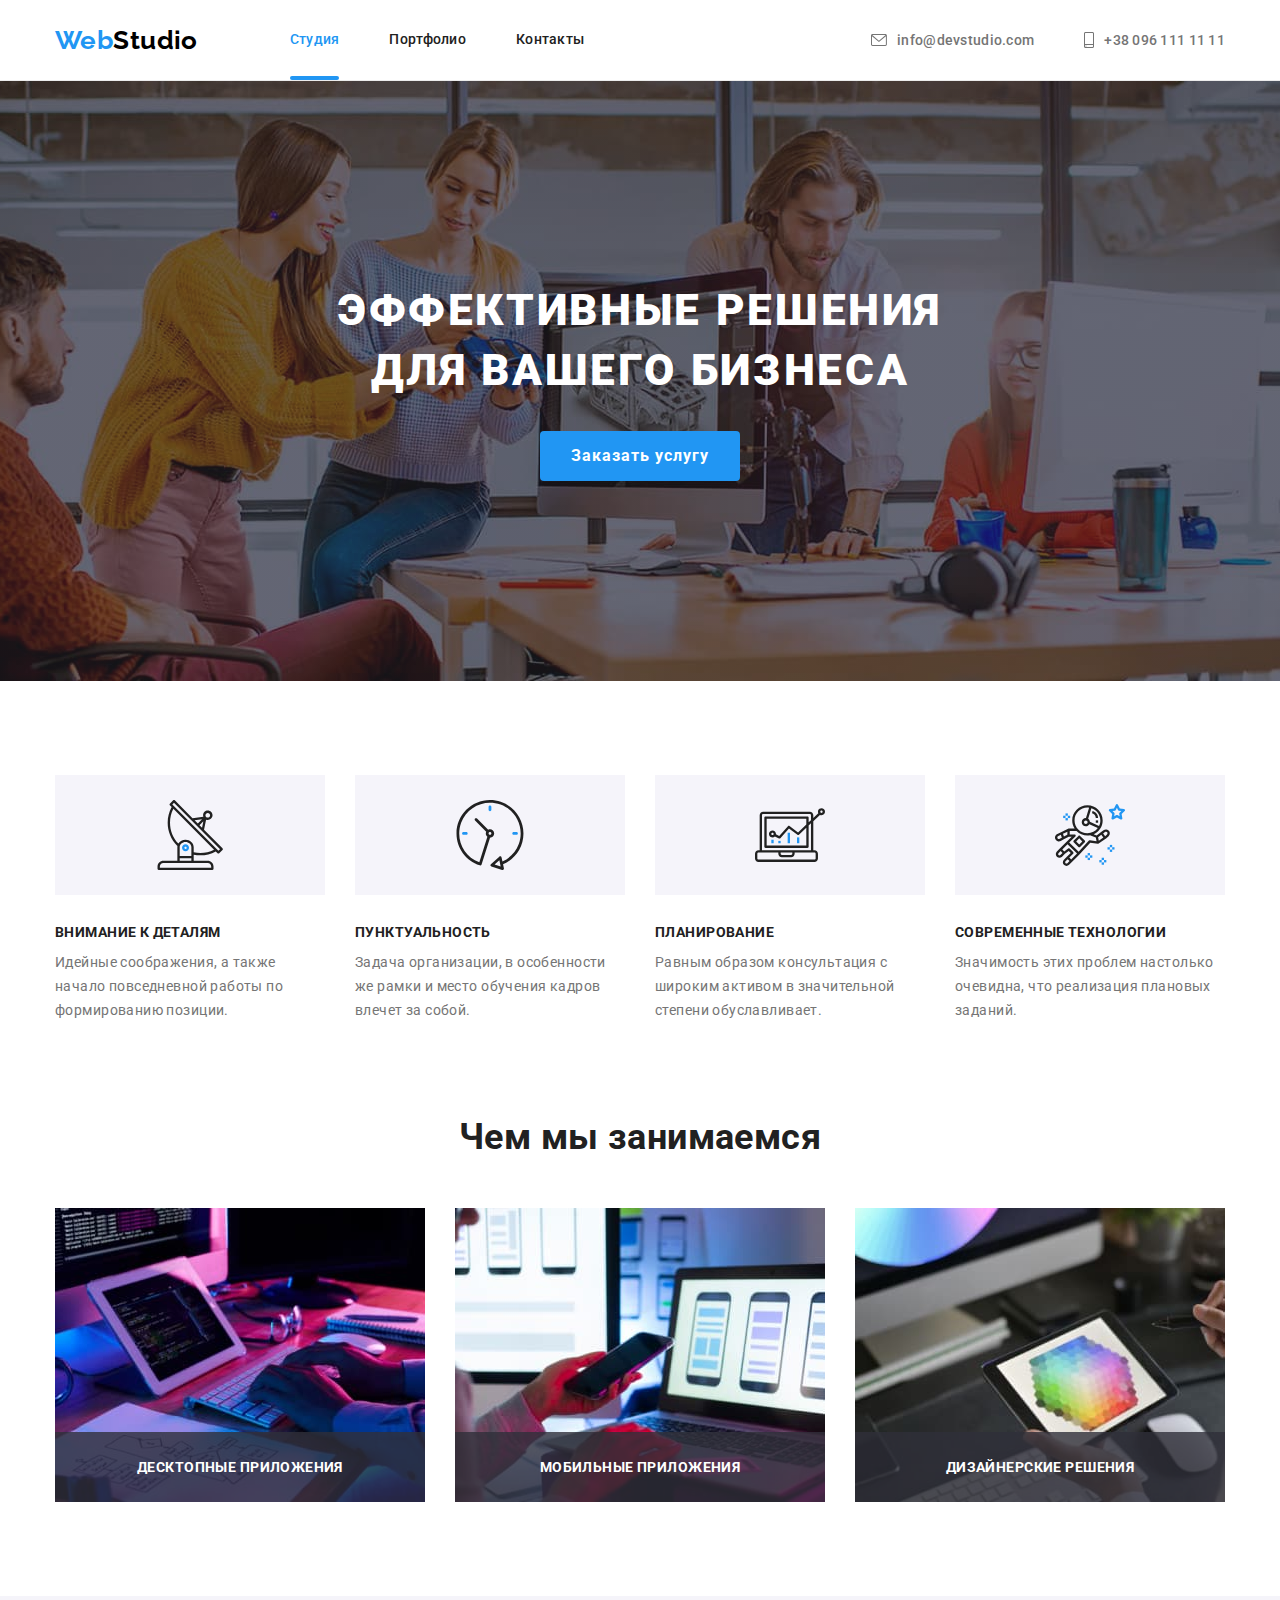
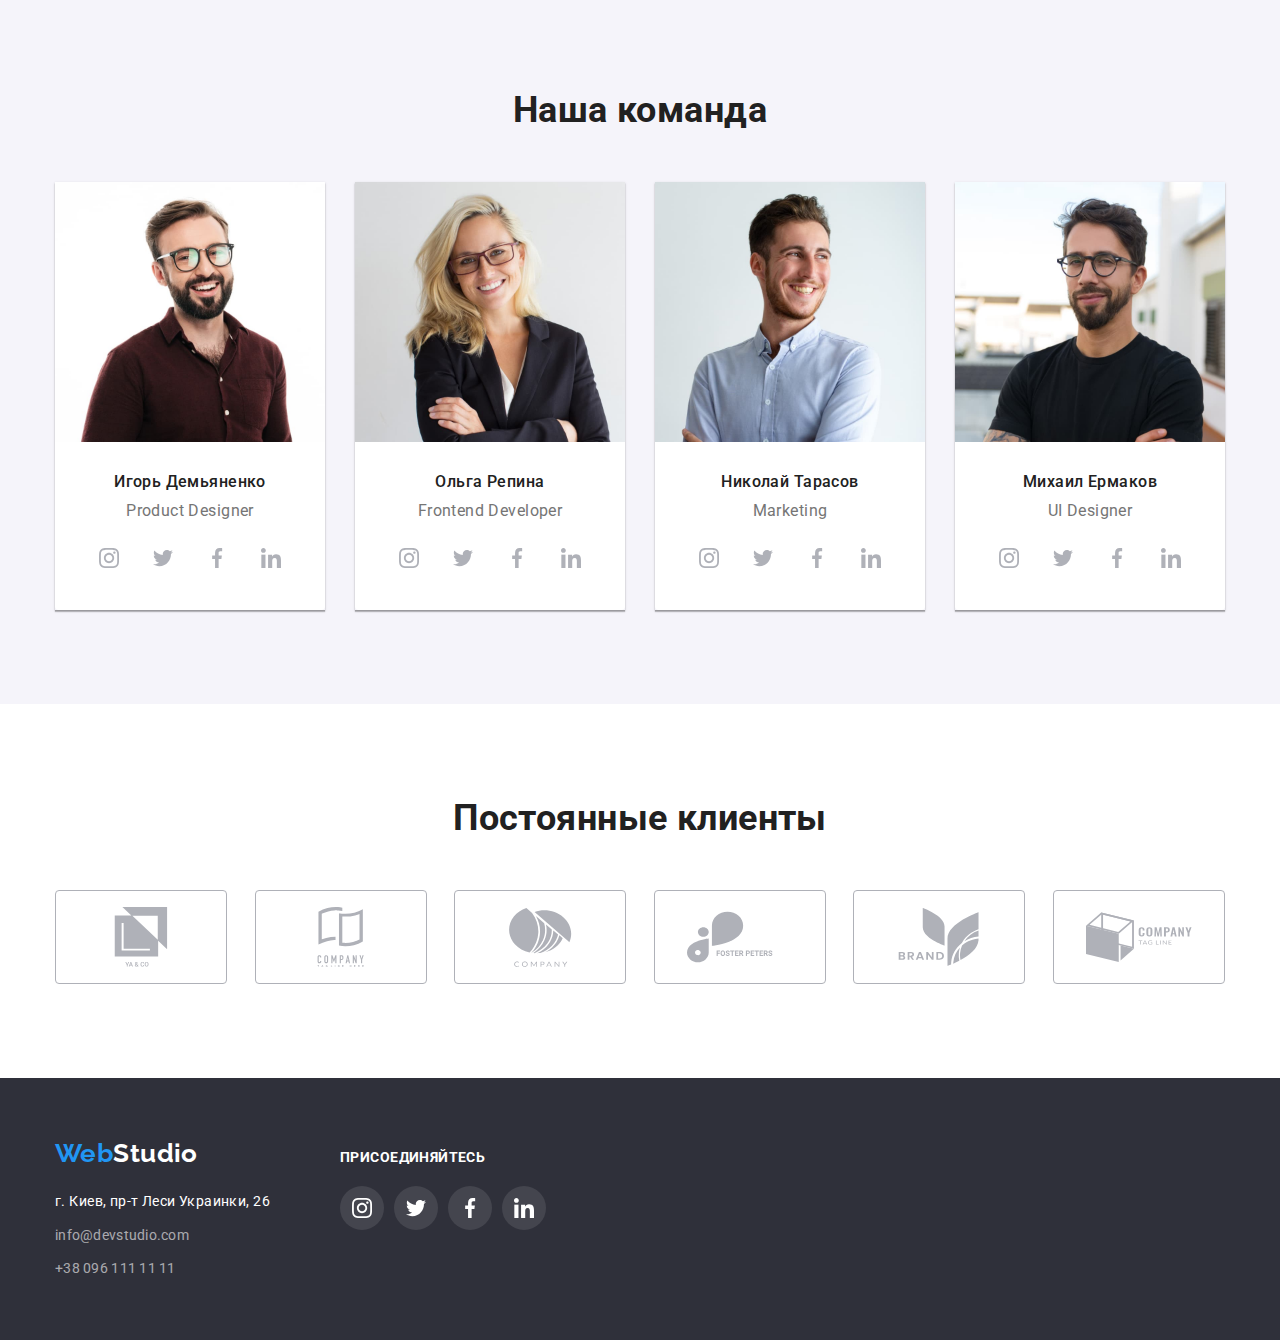
<file: index.html>
<!DOCTYPE html>
<html lang="ru">
<head>
    <meta charset="UTF-8">
    <meta http-equiv="X-UA-Compatible" content="IE=edge">
    <meta name="viewport" content="width=device-width, initial-scale=1.0">
    <link rel="preconnect" href="https://fonts.googleapis.com">
    <link rel="preconnect" href="https://fonts.gstatic.com" crossorigin>
    <link href="https://fonts.googleapis.com/css2?family=Raleway:wght@700&family=Roboto:wght@400;500;700;900&display=swap"
          rel="stylesheet">
    <link rel="stylesheet" href="https://cdnjs.cloudflare.com/ajax/libs/modern-normalize/1.1.0/modern-normalize.min.css">
    <link rel="stylesheet" href="./css/styles.css">
    <title>Web Studio</title>
</head>
<body>
    <!-- Шапка сайта-->
    <header class="header">
        <div class="container header-flex">
            <nav class="main-navigation">
                <a class="top-logo link" lang="en" href="/">
                    <span class="logo-part">Web</span>Studio
                </a>
                <ul class="nav-menu list">
                    <li class="nav-list-item"><a class="link active" href="./index.html">Студия</a></li>
                    <li class="nav-list-item"><a class="link" href="./portfolio.html">Портфолио</a></li>
                    <li class="nav-list-item"><a class="link" href="">Контакты</a></li>
                </ul>
            </nav>
            <ul class="top-contacts list">
                <li class="contacts-item">
                    <a class="contacts-link link" href="mailto:info@devstudio.com">
                    <svg class="top-icon"width="16" height="12">
                        <use href="./images/sprite.svg#email"></use>
                    </svg>
                        info@devstudio.com
                    </a>
                </li>
                <li class="contacts-item">
                    <a class="contacts-link link" href="tel:+380961111111">
                        <svg class="top-icon" width="10" height="16">
                            <use href="./images/sprite.svg#smartphone"></use>
                        </svg>
                        +38 096 111 11 11
                    </a>
                </li>
            </ul>
        </div>
    </header>

    <main>
    <!--Герой-->
    <section class="hero">
        <div class="container">
            <h1 class="title">ЭФФЕКТИВНЫЕ РЕШЕНИЯ ДЛЯ ВАШЕГО БИЗНЕСА</h1>
            <button class="btn-hero" type="button" data-modal-open>Заказать услугу</button>
            <div class="backdrop is-hidden" data-modal>
                <div class="modal">
                    <button type="button" class="btn-close" data-modal-close>
                        <svg class="btn-close-icon" width="18" height="18">
                            <use href="./images/sprite.svg#vector"></use>
                        </svg>
                    </button>
                </div>
            </div>
        </div>
    </section>

    <!--Преимущества компании-->
    <section class="advantages section">
        <div class="container">
            <h2 class="visually-hidden">Наши преимщества</h2>
            <ul class="advantages-list list">
                <li class="advantages-list-item">
                    <div class="advantages-list-icon">
                    <svg width="70" height="70">
                        <use href="./images/sprite.svg#details"></use>
                    </svg>
                    </div>
                    <h3 class="advantages-title">Внимание к деталям</h3>
                    <p class="advantages-discription">Идейные соображения, а также начало повседневной работы по формированию позиции.</p>
                </li>
                <li class="advantages-list-item">
                    <div class="advantages-list-icon">
                    <svg width="70" height="70">
                        <use href="./images/sprite.svg#clock"></use>
                    </svg>
                    </div>
                    <h3 class="advantages-title">Пунктуальность</h3>
                    <p class="advantages-discription">Задача организации, в особенности же рамки и место обучения кадров влечет за собой.</p>
                </li>
                <li class="advantages-list-item">
                    <div class="advantages-list-icon">
                    <svg width="70" height="70">
                        <use href="./images/sprite.svg#diagram"></use>
                    </svg>
                    </div>
                    <h3 class="advantages-title">Планирование</h3>
                    <p class="advantages-discription">Равным образом консультация с широким активом в значительной степени обуславливает.</p>
                </li>
                <li class="advantages-list-item">
                    <div class="advantages-list-icon">
                    <svg width="70" height="70">
                        <use href="./images/sprite.svg#astronaut"></use>
                    </svg>
                    </div>
                    <h3 class="advantages-title">Современные технологии</h3>
                    <p class="advantages-discription">Значимость этих проблем настолько очевидна, что реализация плановых заданий.</p>
                </li>
            </ul>
        </div>
    </section>

    <!--Занятия компании-->
    <section class="section activities">
        <div class="container">
            <h2 class="section-title">Чем мы занимаемся</h2>
            <ul class="our-activities list">
                <li>
                    <div class="image-position">
                        <img src="./images/creating.jpg" alt="Верстка сайта" width="370" height="294">
                        <p class="position-item">Десктопные приложения</p>
                    </div>
                </li>
                <li>
                    <div class="image-position">
                    <img src="./images/select.jpg" alt="Выбор интерфейса для мобильного устройства" width="370" height="294">
                    <p class="position-item">Мобильные приложения</p>
                    </div>
                </li>
                <li>
                    <div class="image-position">
                    <img src="./images/graphic.jpg" alt="Работа с графикой" width="370" height="294">
                    <p class="position-item">Дизайнерские решения</p>
                    </div>
                </li>
                
            </ul>
        </div>
    </section>

    <!--Команда проэкта-->
    <section class="our-team section">
        <div class="container">
            <h2 class="section-title">Наша команда</h2>
                <ul class="our-team-order list">
                    <li class="employee-element">
                        <img src="./images/product-designer.jpg" alt="Product Designer" width="270" height="260">
                            <div class="employee-content-wrapper"> 
                                <h3 class="employee-name">Игорь Демьяненко</h3>
                                <p class="employee-position" lang="en">Product Designer</p>
                                <ul class="social-list list">
                                    <li class="social-list-item">
                                        <a class="social-list-link" href="">
                                            <svg class="social-list-icon" width="20" height="20">
                                                <use href="./images/sprite.svg#instagram"></use>
                                            </svg>            
                                        </a>
                                    </li>
                                    <li class="social-list-item">
                                        <a class="social-list-link" href="">
                                           <svg class="social-list-icon" width="20" height="20">
                                                <use href="./images/sprite.svg#twitter"></use>
                                           </svg>         
                                        </a>
                                    </li>
                                    <li class="social-list-item">
                                        <a class="social-list-link" href="">
                                            <svg class="social-list-icon" width="20" height="20">
                                                <use href="./images/sprite.svg#facebook"></use>
                                            </svg>    
                                        </a>
                                    </li>
                                    <li class="social-list-item">
                                        <a class="social-list-link" href="">
                                            <svg class="social-list-icon" width="20" height="20">
                                                <use href="./images/sprite.svg#linkedin"></use>
                                            </svg>
                                        </a>
                                     </li>
                                </ul>
                            </div>
                    </li>
                    <li class="employee-element">
                        <img src="./images/developer.jpg" alt="Frontend Developer" width="270" height="260">
                            <div class="employee-content-wrapper">
                                <h3 class="employee-name">Ольга Репина</h3>
                                <p class="employee-position" lang="en">Frontend Developer</p>
                                <ul class="social-list list">
                                    <li class="social-list-item">
                                        <a class="social-list-link" href="">
                                            <svg class="social-list-icon" width="20" height="20">
                                                <use href="./images/sprite.svg#instagram"></use>
                                            </svg>
                                        </a>
                                    </li>
                                    <li class="social-list-item">
                                        <a class="social-list-link" href="">
                                            <svg class="social-list-icon" width="20" height="20">
                                                <use href="./images/sprite.svg#twitter"></use>
                                            </svg>
                                        </a>
                                    </li>
                                    <li class="social-list-item">
                                        <a class="social-list-link" href="">
                                            <svg class="social-list-icon" width="20" height="20">
                                                <use href="./images/sprite.svg#facebook"></use>
                                            </svg>
                                        </a>
                                    </li>
                                    <li class="social-list-item">
                                        <a class="social-list-link" href="">
                                            <svg class="social-list-icon" width="20" height="20">
                                                <use href="./images/sprite.svg#linkedin"></use>
                                            </svg>
                                        </a>
                                    </li>
                                </ul>
                            </div>
                    </li>
                    <li class="employee-element">
                        <img src="./images/marketing.jpg" alt="Marketing" width="270" height="260">
                            <div class="employee-content-wrapper">
                                <h3 class="employee-name">Николай Тарасов</h3>
                                <p class="employee-position" lang="en">Marketing</p>
                                <ul class="social-list list">
                                    <li class="social-list-item">
                                        <a class="social-list-link" href="">
                                            <svg class="social-list-icon" width="20" height="20">
                                                <use href="./images/sprite.svg#instagram"></use>
                                            </svg>
                                        </a>
                                    </li>
                                    <li class="social-list-item">
                                        <a class="social-list-link" href="">
                                            <svg class="social-list-icon" width="20" height="20">
                                                <use href="./images/sprite.svg#twitter"></use>
                                            </svg>
                                        </a>
                                    </li>
                                    <li class="social-list-item">
                                        <a class="social-list-link" href="">
                                            <svg class="social-list-icon" width="20" height="20">
                                                <use href="./images/sprite.svg#facebook"></use>
                                            </svg>
                                        </a>
                                    </li>
                                    <li class="social-list-item">
                                        <a class="social-list-link" href="">
                                            <svg class="social-list-icon" width="20" height="20">
                                                <use href="./images/sprite.svg#linkedin"></use>
                                            </svg>
                                        </a>
                                    </li>
                                </ul>
                            </div>
                    </li>
                    <li class="employee-element">
                            <img src="./images/ui.jpg" alt="UI Designer" width="270" height="260">
                                <div class="employee-content-wrapper">
                                    <h3 class="employee-name">Михаил Ермаков</h3>
                                    <p class="employee-position" lang="en">UI Designer</p>
                                    <ul class="social-list list">
                                        <li class="social-list-item">
                                            <a class="social-list-link" href="">
                                                <svg class="social-list-icon" width="20" height="20">
                                                    <use href="./images/sprite.svg#instagram"></use>
                                                </svg>
                                            </a>
                                        </li>
                                        <li class="social-list-item">
                                            <a class="social-list-link" href="">
                                                <svg class="social-list-icon" width="20" height="20">
                                                    <use href="./images/sprite.svg#twitter"></use>
                                                </svg>
                                            </a>
                                        </li>
                                        <li class="social-list-item">
                                            <a class="social-list-link" href="">
                                                <svg class="social-list-icon" width="20" height="20">
                                                    <use href="./images/sprite.svg#facebook"></use>
                                                </svg>
                                            </a>
                                        </li>
                                        <li class="social-list-item">
                                            <a class="social-list-link" href="">
                                                <svg class="social-list-icon" width="20" height="20">
                                                    <use href="./images/sprite.svg#linkedin"></use>
                                                </svg>
                                            </a>
                                        </li>
                                    </ul>
                                </div>
                    </li>
                </ul>
            </div>
    </section>

    <!--Постоянные клиенты-->
    <section class="section">
        <div class="container">
            <h2 class="section-title">Постоянные клиенты</h2>
            <ul class="clients-list list">
                <li class="clients-list-item">
                    <a class="clients-list-link link" href="">
                        <svg class="clients-list-icon" width="106" height="60">
                            <use href="./images/sprite.svg#group-1"></use>
                        </svg>
                    </a>
                </li>
                <li class="clients-list-item">
                    <a class="clients-list-link link" href="">
                        <svg class="clients-list-icon" width="106" height="60">
                            <use href="./images/sprite.svg#group-2"></use>
                        </svg>
                    </a>
                </li>
                <li class="clients-list-item">
                    <a class="clients-list-link link" href="">
                        <svg class="clients-list-icon" width="106" height="60">
                            <use href="./images/sprite.svg#group-3"></use>
                        </svg>
                    </a>
                </li>
                <li class="clients-list-item">
                    <a class="clients-list-link link" href="">
                        <svg class="clients-list-icon" width="106" height="60">
                            <use href="./images/sprite.svg#group-4"></use>
                        </svg>
                    </a>
                </li>
                <li class="clients-list-item">
                    <a class="clients-list-link link" href="">
                        <svg class="clients-list-icon" width="106" height="60">
                            <use href="./images/sprite.svg#group-5"></use>
                        </svg>
                    </a>
                </li>
                <li class="clients-list-item">
                    <a class="clients-list-link link" href="">
                        <svg class="clients-list-icon" width="106" height="60">
                            <use href="./images/sprite.svg#group-6"></use>
                        </svg>
                    </a>
                </li>
            </ul>
        </div>
    </section>
    </main>

    <!-- Футер -->
    <footer class="footer">
        <div class="container footer-container">
            <div class="bottom-adress">
                <a class="bottom-logo link" lang="en" href="./index.html">
                    <span class="logo-part">Web</span>Studio
                </a>
            <address class="address">
                г. Киев, пр-т Леси Украинки, 26
            </address>
                <ul class="list">
                    <li class="bottom-contacts-item"><a class="contacts-item bottom link" href="mailto:info@devstudio.com">info@devstudio.com</a></li>
                    <li class="bottom-contacts-item"><a class="contacts-item bottom link" href="tel:+380961111111">+38 096 111 11 11</a></li>
                </ul>
            </div>
            <div class="bottom-contacts">
                <h3 class="footer-title">Присоединяйтесь</h3>
                    <ul class="footer-list list">
                        <li class="footer-list-item">
                            <a class="footer-list-link" href="">
                                <svg class="footer-list-icon" width="20" height="20">
                                    <use href="./images/sprite.svg#instagram"></use>
                                </svg>
                            </a>
                        </li>
                        <li class="footer-list-item">
                            <a class="footer-list-link" href="">
                                <svg class="footer-list-icon" width="20" height="20">
                                    <use href="./images/sprite.svg#twitter"></use>
                                </svg>
                            </a>
                        </li>
                        <li class="footer-list-item">
                            <a class="footer-list-link" href="">
                                <svg class="footer-list-icon" width="20" height="20">
                                    <use href="./images/sprite.svg#facebook"></use>
                                </svg>
                            </a>
                        </li>
                        <li class="footer-list-item">
                            <a class="footer-list-link" href="">
                                <svg class="footer-list-icon" width="20" height="20">
                                    <use href="./images/sprite.svg#linkedin"></use>
                                </svg>
                            </a>
                        </li>
            </div>
        </div>
    </footer>

    <script src="./js/modal.js"></script>
</body>
</html>
</file>
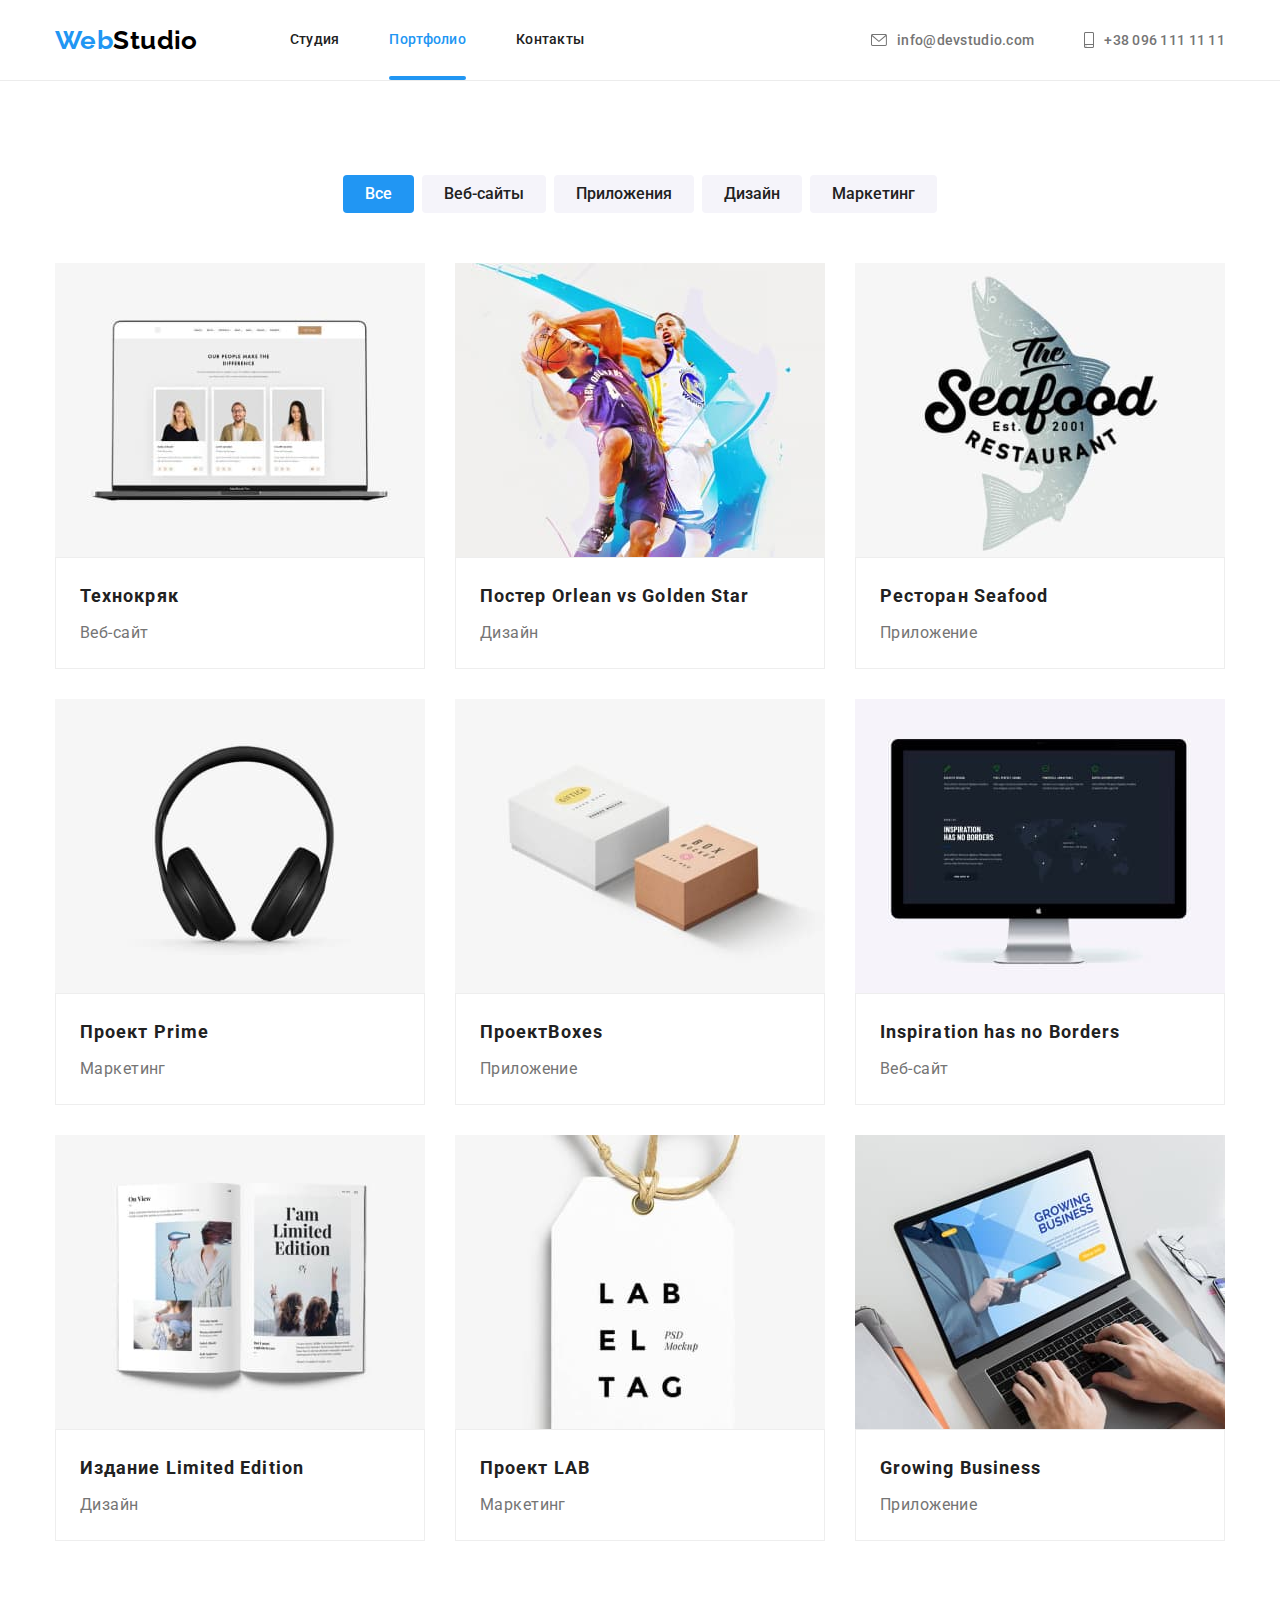
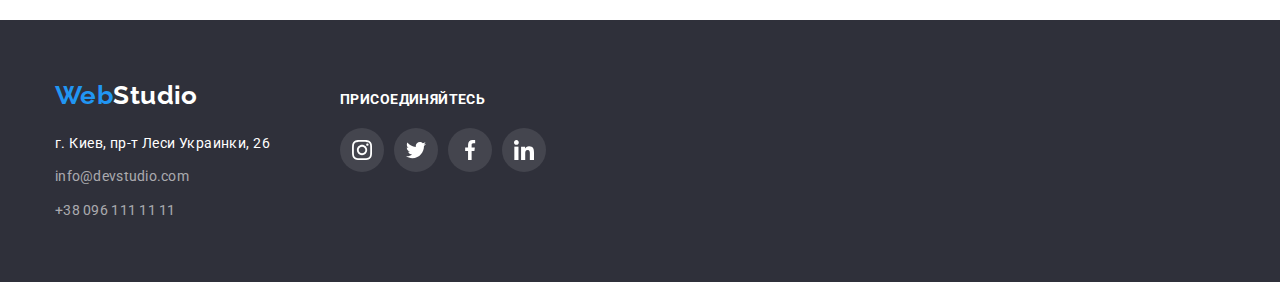
<file: portfolio.html>
<!DOCTYPE html>
<html lang="ru">

<head>
    <meta charset="UTF-8">
    <meta http-equiv="X-UA-Compatible" content="IE=edge">
    <meta name="viewport" content="width=device-width, initial-scale=1.0">
    <link rel="preconnect" href="https://fonts.googleapis.com">
    <link rel="preconnect" href="https://fonts.gstatic.com" crossorigin>
    <link href="https://fonts.googleapis.com/css2?family=Raleway:wght@700&family=Roboto:wght@400;500;700;900&display=swap"
          rel="stylesheet">
    <link rel="stylesheet" href="https://cdnjs.cloudflare.com/ajax/libs/modern-normalize/1.1.0/modern-normalize.min.css">
    <link rel="stylesheet" href="./css/styles.css">
    <title>Web Studio</title>
</head>

<body>
    <!-- Шапка сайта-->
    <header class="header">
        <div class="container header-flex">
            <nav class="main-navigation">
                <a class="top-logo link" lang="en" href="/">
                    <span class="logo-part">Web</span>Studio
                </a>
                <ul class="nav-menu list">
                    <li class="nav-list-item"><a class="link" href="./index.html">Студия</a></li>
                    <li class="nav-list-item"><a class="link  active" href="./portfolio.html">Портфолио</a></li>
                    <li class="nav-list-item"><a class="link" href="">Контакты</a></li>
                </ul>
            </nav>
            <ul class="top-contacts list">
                <li class="contacts-item">
                    <a class="contacts-link link" href="mailto:info@devstudio.com">
                        <svg class="top-icon" width="16" height="12">
                            <use href="./images/sprite.svg#email"></use>
                        </svg>
                        info@devstudio.com
                    </a>
                </li>
                <li class="contacts-item">
                    <a class="contacts-link link" href="tel:+380961111111">
                        <svg class="top-icon" width="10" height="16">
                            <use href="./images/sprite.svg#smartphone"></use>
                        </svg>
                        +38 096 111 11 11
                    </a>
                </li>
            </ul>
        </div>
    </header>

    <main>
        <section class="section">
            <div class="container">
                <h2 class="visually-hidden">Наше портфолио</h2>
                <ul class="container-flex list">
                    <li class="item"><button class="options active-btn" type="button">Все</button></li>
                    <li class="item"><button class="options" type="button">Веб-сайты</button></li>
                    <li class="item"><button class="options" type="button">Приложения</button></li>
                    <li class="item"><button class="options" type="button">Дизайн</button></li>
                    <li class="item"><button class="options" type="button">Маркетинг</button></li>
                </ul>
                <ul class="portfolio list">
                    <li class="porfolio-elem">
                        <a class="portfolio-link link" href="">
                            <div class="portfolio-image">
                                <div class="portfolio-overlay">
                                <p class="portfolio-description">
                                    Ресурс предлагает комплексные предложения с разным уровнем функционала и сервисов. Все это позволит посетителю получить
                                    исчерпывающие сведения о компании или частном лице.
                                </p>
                                </div>
                                <img src="./images/portfolio-img1.jpg" alt="Пример сайта" width="370" height="294">
                            </div>
                            <div class="portfolio-content-wrapper">
                                <h2 class="portfolio-item">Технокряк</h2>
                                <p class="portfolio-option">Веб-сайт</p>  
                            </div>
                        </a>
                    </li>
                    <li class="porfolio-elem">
                        <a class="portfolio-link link" href="">
                            <div class="portfolio-image">
                                <div class="portfolio-overlay">
                                    <p class="portfolio-description">
                                        Ресурс предлагает комплексные предложения с разным уровнем функционала и сервисов. Все это позволит посетителю
                                        получить
                                        исчерпывающие сведения о компании или частном лице.
                                    </p>
                                </div>
                                <img src="./images/portfolio-img2.jpg" alt="Постер баскетбольной команды" width="370" height="294">
                            </div>
                            <div class="portfolio-content-wrapper">
                                <h2 class="portfolio-item">Постер <span lang="en">Orlean vs Golden Star</span></h2>
                                <p class="portfolio-option">Дизайн</p>
                            </div>
                        </a>
                    </li>
                    <li class="porfolio-elem">
                        <a class="portfolio-link link" href="">
                            <div class="portfolio-image">
                                <div class="portfolio-overlay">
                                    <p class="portfolio-description">
                                        Ресурс предлагает комплексные предложения с разным уровнем функционала и сервисов. Все это позволит посетителю
                                        получить
                                        исчерпывающие сведения о компании или частном лице.
                                    </p>
                                </div>
                                <img src="./images/portfolio-img3.jpg" alt="Логотип ресторана" width="370" height="294">
                            </div>
                            <div class="portfolio-content-wrapper">
                                <h2 class="portfolio-item">Ресторан <span lang="en">Seafood</span></h2>
                                <p class="portfolio-option">Приложение</p>
                            </div>
                            
                        </a>
                    </li>
                    <li class="porfolio-elem">
                        <a class="portfolio-link link" href="">
                            <div class="portfolio-image">
                                <div class="portfolio-overlay">
                                    <p class="portfolio-description">
                                        Ресурс предлагает комплексные предложения с разным уровнем функционала и сервисов. Все это позволит посетителю
                                        получить
                                        исчерпывающие сведения о компании или частном лице.
                                    </p>
                                </div>
                                <img src="./images/portfolio-img4.jpg" alt="Наушники" width="370" height="294">
                            </div>
                            <div class="portfolio-content-wrapper">
                                <h2 class="portfolio-item">Проект <span lang="en">Prime</span></h2>
                                <p class="portfolio-option">Маркетинг</p>
                            </div>
                        </a>
                    </li>
                    <li class="porfolio-elem">
                        <a class="portfolio-link link" href="">
                            <div class="portfolio-image">
                                <div class="portfolio-overlay">
                                    <p class="portfolio-description">
                                        Ресурс предлагает комплексные предложения с разным уровнем функционала и сервисов. Все это позволит посетителю
                                        получить
                                        исчерпывающие сведения о компании или частном лице.
                                    </p>
                                </div>
                                <img src="./images/portfolio-img5.jpg" alt="Две коробки" width="370" height="294">
                            </div>
                            <div class="portfolio-content-wrapper">
                                <h2 class="portfolio-item">Проект<span lang="en">Boxes</span></h2>
                                <p class="portfolio-option">Приложение</p>
                            </div>
                        </a>
                    </li>
                    <li class="porfolio-elem">
                        <a class="portfolio-link link" href="">
                            <div class="portfolio-image">
                                <div class="portfolio-overlay">
                                    <p class="portfolio-description">
                                        Ресурс предлагает комплексные предложения с разным уровнем функционала и сервисов. Все это позволит посетителю
                                        получить
                                        исчерпывающие сведения о компании или частном лице.
                                    </p>
                                </div>
                                <img src="./images/portfolio-img6.jpg" alt="Веб-сайт с информацией" width="370" height="294">
                            </div>
                            <div class="portfolio-content-wrapper">
                                <h2 class="portfolio-item" lang="en">Inspiration has no Borders</h2>
                                <p class="portfolio-option">Веб-сайт</p>
                            </div>
                        </a>
                    </li>
                    <li class="porfolio-elem">
                        <a class="portfolio-link link" href="">
                            <div class="portfolio-image">
                                <div class="portfolio-overlay">
                                    <p class="portfolio-description">
                                        Ресурс предлагает комплексные предложения с разным уровнем функционала и сервисов. Все это позволит посетителю
                                        получить
                                        исчерпывающие сведения о компании или частном лице.
                                    </p>
                                </div>
                                <img src="./images/portfolio-img7.jpg" alt="Журнал" width="370" height="294">
                            </div>
                            <div class="portfolio-content-wrapper">
                                <h2 class="portfolio-item">Издание Limited Edition</h2>
                                <p class="portfolio-option">Дизайн</p>
                            </div>
                        </a>
                    </li>
                    <li class="porfolio-elem">
                        <a class="portfolio-link link" href="">
                            <div class="portfolio-image">
                                <div class="portfolio-overlay">
                                    <p class="portfolio-description">
                                        Ресурс предлагает комплексные предложения с разным уровнем функционала и сервисов. Все это позволит посетителю
                                        получить
                                        исчерпывающие сведения о компании или частном лице.
                                    </p>
                                </div>
                                <img src="./images/portfolio-img8.jpg" alt="Бирка с названием проекта" width="370" height="294">
                            </div>
                            <div class="portfolio-content-wrapper">
                                <h2 class="portfolio-item">Проект LAB</h2>
                                <p class="portfolio-option">Маркетинг</p>
                            </div>
                        </a>
                    </li>
                    <li class="porfolio-elem">
                        <a class="portfolio-link link" href="">
                            <div class="portfolio-image">
                                <div class="portfolio-overlay">
                                    <p class="portfolio-description">
                                        Ресурс предлагает комплексные предложения с разным уровнем функционала и сервисов. Все это позволит посетителю
                                        получить
                                        исчерпывающие сведения о компании или частном лице.
                                    </p>
                                </div>
                                <img src="./images/portfolio-img9.jpg" alt="Работа за ноутбуком в приложении" width="370" height="294">
                            </div>
                        <div class="portfolio-content-wrapper">
                            <h2 class="portfolio-item" lang="en">Growing Business</h2>
                            <p class="portfolio-option">Приложение</p>
                        </div>
                        </a>
                    </li>
                </ul>
        </div>
        </section>
    </main>

    <!-- Футер -->
    <footer class="footer">
        <div class="container footer-container">
            <div class="bottom-adress">
                <a class="bottom-logo link" lang="en" href="./index.html">
                    <span class="logo-part">Web</span>Studio
                </a>
                <address class="address">
                    г. Киев, пр-т Леси Украинки, 26
                </address>
                <ul class="list">
                    <li class="bottom-contacts-item"><a class="contacts-item bottom link"
                            href="mailto:info@devstudio.com">info@devstudio.com</a></li>
                    <li class="bottom-contacts-item"><a class="contacts-item bottom link" href="tel:+380961111111">+38 096
                            111 11 11</a></li>
                </ul>
            </div>
            <div class="bottom-contacts">
                <h3 class="footer-title">Присоединяйтесь</h3>
                <ul class="footer-list list">
                    <li class="footer-list-item">
                        <a class="footer-list-link" href="">
                            <svg class="footer-list-icon" width="20" height="20">
                                <use href="./images/sprite.svg#instagram"></use>
                            </svg>
                        </a>
                    </li>
                    <li class="footer-list-item">
                        <a class="footer-list-link" href="">
                            <svg class="footer-list-icon" width="20" height="20">
                                <use href="./images/sprite.svg#twitter"></use>
                            </svg>
                        </a>
                    </li>
                    <li class="footer-list-item">
                        <a class="footer-list-link" href="">
                            <svg class="footer-list-icon" width="20" height="20">
                                <use href="./images/sprite.svg#facebook"></use>
                            </svg>
                        </a>
                    </li>
                    <li class="footer-list-item">
                        <a class="footer-list-link" href="">
                            <svg class="footer-list-icon" width="20" height="20">
                                <use href="./images/sprite.svg#linkedin"></use>
                            </svg>
                        </a>
                    </li>
            </div>
        </div>
    </footer>
</body>

</html>
</file>
<file: css/styles.css>
:root {
  --major-font-family: 'Roboto', sans-serif;
  --secondary-font-family: 'Raleway', sans-serif;
  --major-line-height: 1.19;
  --major-letter-spacing: 0.03em;
  --accent-color: #2196f3;
  --logo-color: #000000;
  --background-color: #2f303a;
  --backgroud-light-color: #f5f4fa;
  --color-titles: #212121;
  --color-action-btn: #188ce8;
  --major-color-light: #ffffff;
  --major-text-color: #757575;
  --timing-function: cubic-bezier(0.4, 0, 0.2, 1);
}
html {
  box-sizing: border-box;
}
*,
*::before,
*::after {
  box-sizing: inherit;
}

body {
  font-family: var(--major-font-family);
  font-weight: 500;
  font-size: 14px;
  line-height: var(--major-line-height);
  letter-spacing: var(--major-letter-spacing);
  color: var(--major-text-color);
}

h1,
h2,
h3,
h4,
h5,
h6,
p {
  margin-top: 0;
  margin-bottom: 0;
}

ul,
ol {
  margin-top: 0;
  margin-bottom: 0;
  margin-left: 0;
}
img {
  display: block;
  max-width: 100%;
  height: auto;
}
.list {
  list-style: none;
  padding: 0;
  margin: 0;
}
.link {
  text-decoration: none;
}

.container {
  width: 1200px;
  margin-left: auto;
  margin-right: auto;
  padding-left: 15px;
  padding-right: 15px;
}
.section {
  padding-top: 94px;
  padding-bottom: 94px;
}
/* start components */
.logo-part {
  color: var(--accent-color);
}

.bottom-contacts-item:not(:last-child) {
  margin-bottom: 9px;
}
.bottom,
.contacts-item .link {
  line-height: 1.72;
  letter-spacing: 0.02em;
  color: var(--major-text-color);

  transition: color 250ms var(--timing-function);
}
.contacts-item .link {
  font-weight: 500;
}
.bottom {
  font-weight: 400;
}
.bottom-contacts-item .link:hover,
.bottom-contacts-item .link:focus,
.contacts-item .link:hover,
.contacts-item .link:focus {
  color: var(--accent-color);
}
.activities {
  padding-top: 0;
}
.section-title {
  margin-bottom: 50px;

  color: var(--color-titles);

  font-weight: 700;
  font-size: 36px;
  line-height: 1.16;
  text-align: center;
}
/*=== end components ===*/

/*=== start header ===*/
.header {
  border-bottom: 1px solid #ececec;
}
.header-flex {
  display: flex;
  justify-content: space-between;
  align-items: center;
}
.main-navigation {
  display: flex;
  align-items: center;
}
.top-logo {
  margin-right: 92px;

  font-family: var(--secondary-font-family);

  font-weight: 700;
  font-size: 26px;
  color: var(--logo-color);
}
.nav-menu {
  display: flex;
  align-items: cente;
}
.nav-list-item .link {
  display: block;
  padding: 32px 0;
  line-height: 1.14;
  letter-spacing: 0.02em;
  color: var(--color-titles);
  transition: color 250ms var(--timing-function);
}
.nav-list-item:not(:last-child) {
  margin-right: 50px;
}

.nav-list-item .link:hover,
.nav-list-item .link:focus {
  color: var(--accent-color);
}
.nav-list-item .active {
  color: var(--accent-color);
}
.active {
  position: relative;
}
.active::after {
  position: absolute;
  content: '';
  display: block;

  left: 0;
  bottom: 0;

  height: 4px;
  min-width: 100%;

  background: #2196f3;
  border-radius: 2px;
}
.top-contacts {
  display: flex;
}
.contacts-item:first-child {
  margin-right: 50px;
}
.top-icon {
  fill: currentColor;
  margin-right: 10px;

  transition: fill 250ms var(--timing-function);
}
.contacts-link:hover .top-icon,
.contacts-link:focus .top-icon {
  fill: var(--accent-color);
}
.contacts-link {
  display: flex;
  align-items: center;
  margin-right: 0;
}
/*=== end header ===*/

/*=== start hero ===*/
.hero {
  padding-top: 200px;
  padding-bottom: 200px;
  max-width: 1600px;
  height: 600px;
  margin: 0 auto;

  background-color: var(--background-color);
  background-image: linear-gradient(rgba(47, 48, 58, 0.4), rgba(47, 48, 58, 0.4)),
    url(../images/backimg.jpg);
  background-size: cover;
  background-position: center;

  text-align: center;
}
.title {
  margin-bottom: 30px;
  width: 696px;
  margin-left: auto;
  margin-right: auto;

  color: var(--major-color-light);

  font-weight: 900;
  font-size: 44px;
  line-height: 1.36;
  letter-spacing: 0.06em;
  text-transform: uppercase;
  text-align: center;
}
.btn-hero {
  min-width: 200px;
  border: none;
  padding: 10px 20px;
  border-radius: 4px;

  color: var(--major-color-light);
  background: var(--accent-color);

  font-family: inherit;
  cursor: pointer;
  font-weight: 700;
  font-size: 16px;
  line-height: 1.87;
  align-items: center;
  letter-spacing: 0.06em;

  transition: background-color 250ms var(--timing-function);
}
.btn-hero:hover,
.btn-hero:focus {
  background-color: var(--color-action-btn);
}
/*=== end hero ===*/

/*=== start modal ===*/

.backdrop {
  position: fixed;
  top: 0;
  left: 0;
  width: 100vw;
  height: 100vh;
  background-color: rgba(0, 0, 0, 0.2);

  opacity: 1;
  transition: opacity 250ms var(--timing-function), visibility 250ms var(--timing-function);
}
.backdrop.is-hidden {
  opacity: 0;
  pointer-events: none;
  visibility: hidden;
}
.backdrop.is-hidden .modal {
  transform: translate(-50%, -50%) scale(0.8);
}
.modal {
  display: flex;
  align-items: flex-end;
  position: absolute;
  top: 50%;
  left: 50%;
  
  padding: 15px;

  min-width: 528px;
  min-height: 581px;

  background: var(--major-color-light);

  transform: translate(-50%, -50%) scale(1);

  transition: transform 250ms var(--timing-function);

  box-shadow: 0px 1px 3px rgba(0, 0, 0, 0.12), 0px 1px 1px rgba(0, 0, 0, 0.14),
    0px 2px 1px rgba(0, 0, 0, 0.2);
  border-radius: 4px;
}
.btn-close {
  position: absolute;
  padding: 0;

  right: 8px;
  top: 8px;

  display: flex;
  justify-content: center;
  align-items: center;

  width: 30px;
  height: 30px;

  border-radius: 50%;
  border: 1px solid rgba(0, 0, 0, 0.1);
  background-color: var(--major-color-light);

  cursor: pointer;
}

/*=== end modal ===*/

/*=== start advantages ===*/
.visually-hidden {
  position: absolute;
  width: 1px;
  height: 1px;
  margin: -1px;
  padding: 0;
  overflow: hidden;
  border: 0;
  clip: rect(0 0 0 0);
}

.advantages-list {
  margin: -15px;

  display: flex;
  justify-content: space-between;
}
.advantages-list-item {
  width: 270px;
  margin: 15px;
}

.advantages-list-icon {
  margin-bottom: 30px;
  display: flex;
  align-items: center;
  justify-content: center;
  width: 270px;
  height: 120px;
  background-color: var(--backgroud-light-color);
}
.advantages-title {
  margin-bottom: 10px;
  margin-top: 30px;
  color: var(--color-titles);

  font-size: 14px;
  font-weight: 700;
  line-height: 1.14;
  text-transform: uppercase;
}
.advantages-discription {
  color: var(--major-text-color);

  font-weight: 400;
  line-height: 1.71;
}
/*=== end advantages ===*/

/*=== start our activities ===*/

.our-activities {
  display: flex;
  justify-content: space-between;
}
.image-position {
  position: relative;
  display: flex;
  justify-content: center;
}
.image-position::before {
  display: inline-block;
  position: absolute;
  content: '';
  width: 100%;
  height: 70px;
  bottom: 0;
  background-color: rgba(47, 48, 58, 0.8);
}
.position-item {
  position: absolute;
  bottom: 27px;
  font-weight: 700;
  line-height: 1.14;
  text-align: center;
  letter-spacing: 0.03em;
  text-transform: uppercase;

  color: var(--major-color-light);
}
/*=== end our activities ===*/

/*=== start our team ===*/
.our-team {
  background-color: var(--backgroud-light-color);
}
.our-team-order {
  display: flex;
}
.employee-element {
  width: 270px;

  box-shadow: 0px 1px 3px rgba(0, 0, 0, 0.12), 0px 1px 1px rgba(0, 0, 0, 0.14),
    0px 2px 1px rgba(0, 0, 0, 0.2);
}
.portfolio-image {
  position: relative;

  overflow: hidden;
}
.portfolio-overlay {
  display: inline-block;

  position: absolute;

  width: 100%;
  height: 100%;


  transform: translateY(100%);

  background-color: rgba(33, 150, 243, 0.9);

  transition: transform 250ms var(--timing-function);
}
.porfolio-elem:hover .portfolio-overlay {
  transform: translateY(0);
}
.portfolio-description {
  position: absolute;

  width: 100%;
  height: 100%;

  padding: 64px 24px;

  top: 50%;
  left: 50%;
  margin: auto;
  transform: translate(-50%, -50%);

  font-weight: 400;
  font-size: 18px;
  line-height: 1.56;
  letter-spacing: 0.03em;

  color: var(--major-color-light);
}

.employee-content-wrapper {
  background: var(--major-color-light);

  padding: 30px 32px;
  border-radius: 0px 0px 4px 4px;
}
.employee-element:not(:last-child) {
  margin-right: 30px;
}
.employee-name {
  margin-bottom: 10px;

  color: var(--color-titles);

  font-weight: 500;
  font-size: 16px;
  text-align: center;
}
.employee-position {
  margin-bottom: 16px;

  color: var(--major-text-color);

  font-weight: 400;
  font-size: 16px;
  text-align: center;
}
.social-list {
  display: flex;
  justify-content: space-between;
}
.social-list-icon {
  fill: #afb1b8;

  transition: fill 250ms var(--timing-function);
}
.social-list-link {
  display: flex;
  justify-content: center;
  align-items: center;
  width: 44px;
  height: 44px;
  border-radius: 50%;

  transition: background-color 250ms var(--timing-function);

}
.social-list-link:hover,
.social-list-link:focus {
  background-color: var(--accent-color);
}
.social-list-link:hover .social-list-icon,
.social-list-link:focus .social-list-icon {
  fill: var(--major-color-light);
}

/*=== end out team ===*/

/*=== start clients ===*/
.clients-list {
  display: flex;
  justify-content: space-between;
}

.clients-list-item .link {
  display: flex;
  align-items: center;
  justify-content: center;
  width: 170px;
  height: 92px;
}
.clients-list-item {
  border: 1px solid #afb1b8;
  border-radius: 4px;
}
.clients-list-icon {
  fill: #afb1b8;

  transition: fill 250ms var(--timing-function);
}
.clients-list-link:hover .clients-list-icon,
.clients-list-link:focus .clients-list-icon {
  fill: var(--accent-color);
}
.clients-list-link:hover,
.clients-list-link:focus {
  border: 1px solid var(--accent-color);
  border-radius: 4px;
}
/*=== end clients ===*/

/*=== start footer ===*/
.footer-list {
  display: flex;
}
.footer-list-icon {
  fill: var(--major-color-light);

  transition: fill 250ms var(--timing-function)
}
.footer-list-item:not(:last-child) {
  margin-right: 10px;
}
.footer-list-link {
  display: flex;
  justify-content: center;
  align-items: center;
  width: 44px;
  height: 44px;
  border-radius: 50%;
  background-color: rgba(255, 255, 255, 0.1);

  transition: background-color 250ms var(--timing-function);
}
.footer-list-link:hover,
.footer-list-link:focus {
  background-color: var(--accent-color);
}
.footer-list-item:hover .footer-list-icon,
.footer-list-item:focus .footer-list-icon {
  fill: var(--major-color-light);
}
.footer {
  background-color: var(--background-color);

  padding: 60px 0;
}
.footer-container {
  display: flex;
  align-items: baseline;
}
.bottom-logo {
  font-family: var(--secondary-font-family);
  color: var(--major-color-light);

  font-weight: 700;
  font-size: 26px;
}
.bottom-adress {
  margin-right: 70px;
}
.address {
  margin-top: 21px;
  margin-bottom: 9px;

  color: var(--major-color-light);

  font-weight: 400;
  font-style: normal;
  line-height: 1.71;
}
.bottom {
  color: rgba(255, 255, 255, 0.6);
}
.footer-title {
  margin-bottom: 20px;
  font-family: var(--major-font-family);
  font-style: 400;
  font-weight: 700;
  font-size: 14px;
  line-height: 1.14;
  letter-spacing: 0.03em;
  text-transform: uppercase;

  color: var(--major-color-light);
}
.bottom-contacts {
  padding-top: 12px;
}
/*=== end footer ===*/

/*=== START PORTFOLIO.HTML ===*/

/*=== start options ===*/
.options {
  padding: 6px 22px;
  border: none;
  border-radius: 4px;
  cursor: pointer;

  color: var(--color-titles);
  background-color: var(--backgroud-light-color);

  font-family: inherit;
  font-weight: inherit;
  font-size: 16px;
  line-height: 1.62;

  transition: box-shadow 250ms var(--timing-function);
}
.options:hover,
.options:focus {
  box-shadow: 0px 3px 1px rgba(0, 0, 0, 0.1), 0px 1px 2px rgba(0, 0, 0, 0.08),
    0px 2px 2px rgba(0, 0, 0, 0.12);
}

.container-flex {
  margin-bottom: 50px;

  display: flex;
  justify-content: center;
}

.container-flex > .item:not(:last-child) {
  margin-right: 8px;
}
.active-btn {
  color: var(--major-color-light);
  background-color: var(--accent-color);
}
/*=== end options ===*/

/*=== start portfolio options ===*/
.portfolio {
  display: flex;
  flex-wrap: wrap;

  margin: -15px;
}
.portfolio-content-wrapper {
  padding: 20px 24px;

  border: 1px solid #eeeeee;
}
.porfolio-elem {
  width: 370px;
  margin: 15px;

  transition: box-shadow 250ms var(--timing-function);
}
.porfolio-elem:nth-child(3n) {
  margin-right: 0;
}
.porfolio-elem:nth-last-child(-n + 3) {
  margin-bottom: 0;
}
.porfolio-elem:hover,
.porfolio-elem:focus {
  box-shadow: 0px 1px 1px rgba(0, 0, 0, 0.12), 0px 4px 4px rgba(0, 0, 0, 0.06),
    1px 4px 6px rgba(0, 0, 0, 0.16);
}
.portfolio-item {
  margin-bottom: 4px;

  color: var(--color-titles);

  font-weight: 700;
  font-size: 18px;
  line-height: 2;
  letter-spacing: 0.06em;
}
.portfolio-option {
  color: var(--major-text-color);

  font-weight: 400;
  font-size: 16px;
  line-height: 1.87;
}
/*=== end portfolio options ===*/
</file>
